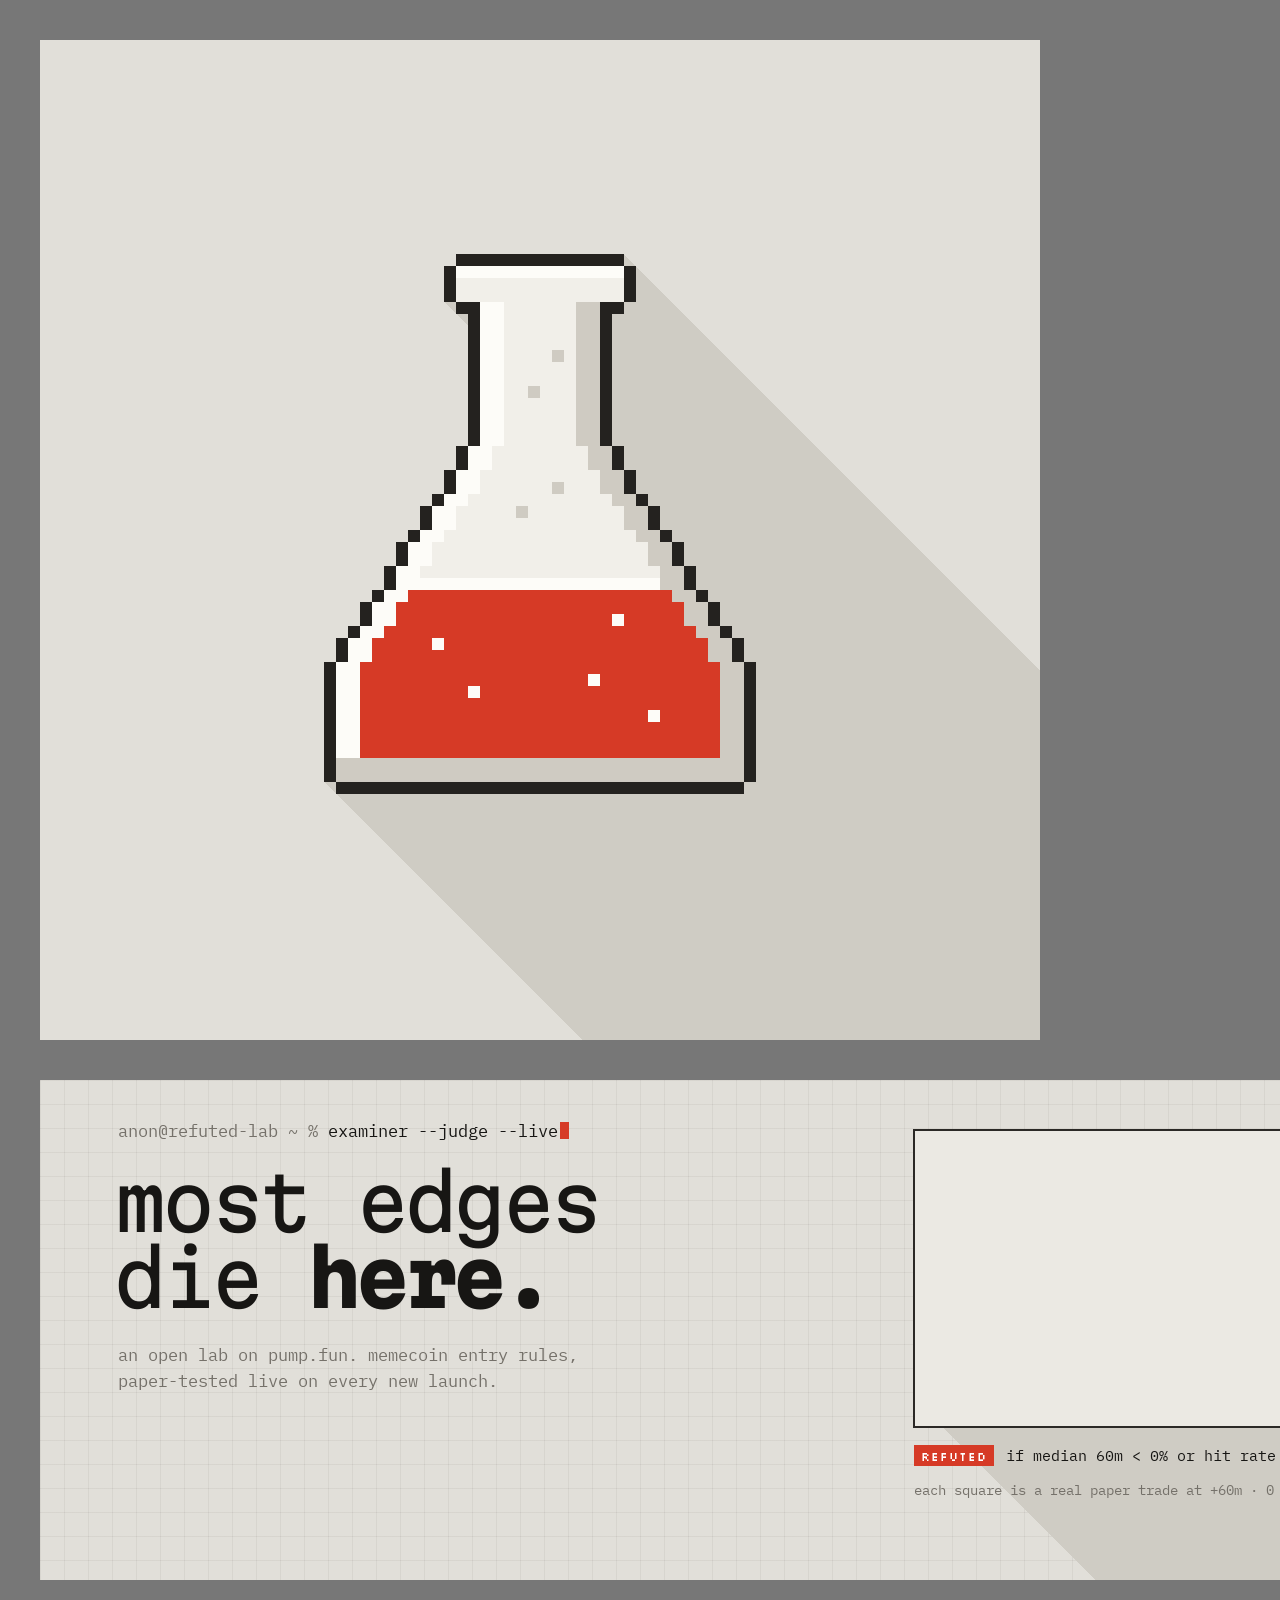
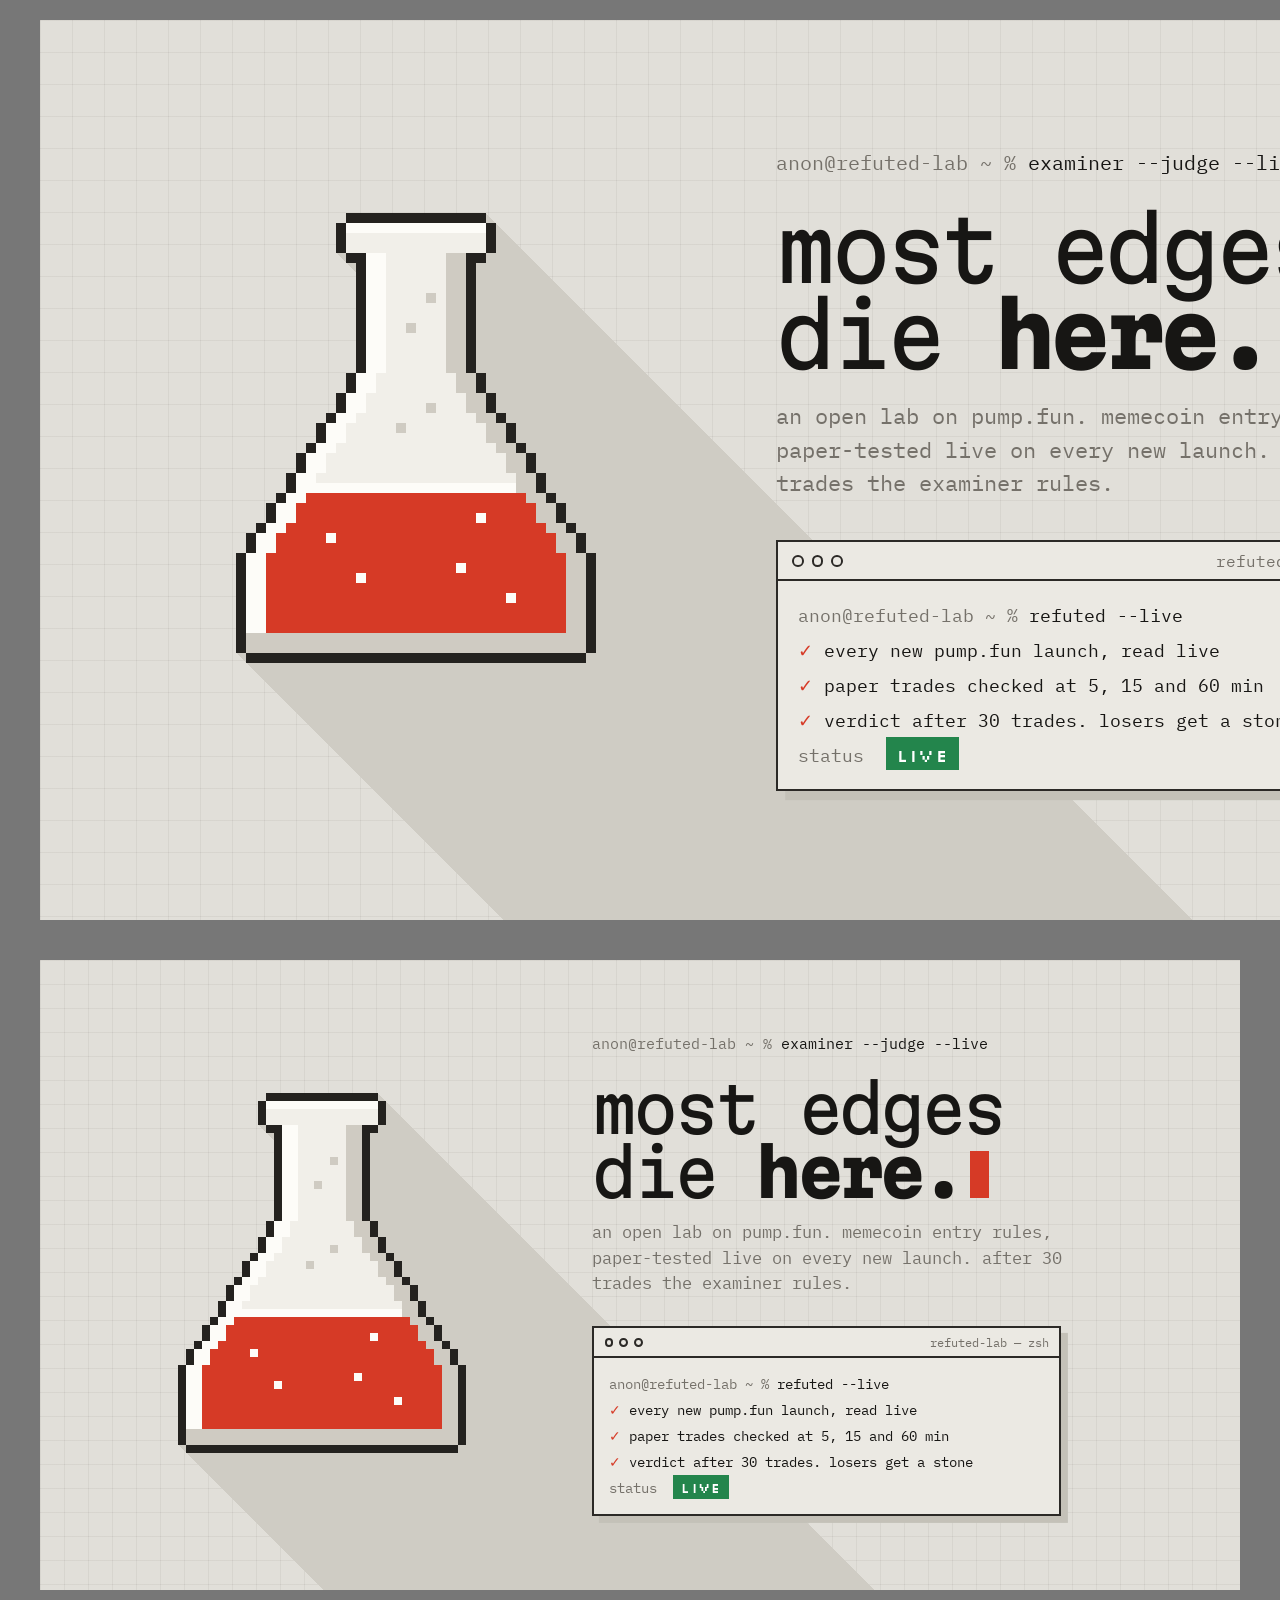
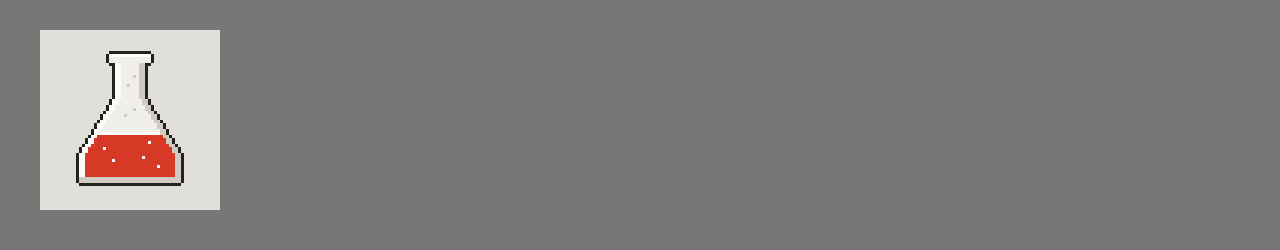
<file: grafik/src/gfx.html>
<!doctype html>
<html><head><meta charset="utf-8">
<style>
@font-face{font-family:"Martian Mono";font-weight:400;src:url(/fonts/martian-400.woff2)}
@font-face{font-family:"Martian Mono";font-weight:800;src:url(/fonts/martian-800.woff2)}
@font-face{font-family:"IBM Plex Mono";font-weight:400;src:url(/fonts/plex-400.woff2)}
@font-face{font-family:"IBM Plex Mono";font-weight:500;src:url(/fonts/plex-500.woff2)}
@font-face{font-family:"IBM Plex Mono";font-weight:600;src:url(/fonts/plex-600.woff2)}
@font-face{font-family:"Silkscreen";src:url(/fonts/silkscreen-400.woff2)}
*{box-sizing:border-box;margin:0;padding:0}
body{background:#777;display:flex;flex-direction:column;gap:40px;padding:40px;align-items:flex-start;font-family:"IBM Plex Mono",monospace}
.f{position:relative;overflow:hidden;background:#e1dfd9;color:#171614;flex:none}
.f.grid{background-image:linear-gradient(rgba(40,36,30,.055) 1px,transparent 1px),linear-gradient(90deg,rgba(40,36,30,.055) 1px,transparent 1px)}
.f>*:not(canvas){position:relative}
.mut{color:#75716a} .red{color:#d63a26} .up{color:#23854c}
.cur{display:inline-block;width:.55em;height:1em;background:#d63a26;vertical-align:-.12em;margin-left:.12em}
.disp{font-family:"Martian Mono";letter-spacing:-.06em}
.disp b{font-weight:800}
.st{font-family:Silkscreen;letter-spacing:.08em;background:#d63a26;color:#fff;padding:.3em .6em .2em}
.live{font-family:Silkscreen;letter-spacing:.08em;background:#23854c;color:#fff;padding:.3em .6em .2em}
.box{border:2px solid #2b2926;background:#ebe9e3;box-shadow:.5em .5em 0 #c4c1b8}
#pfp{width:1000px;height:1000px}
#banner{width:1500px;height:500px;background-size:24px 24px}
#launch{width:1600px;height:900px;font-size:16px;background-size:32px 32px}
#og{width:1200px;height:630px;font-size:12px;background-size:24px 24px}
.launch .txt{position:absolute;left:46%;right:5%;top:0;bottom:0;display:flex;flex-direction:column;justify-content:center}
.launch .p0{font-size:1.25em}
.launch .big{font-size:5.4em;line-height:1;margin-top:.35em} .launch .big .cur{width:.3em;height:.74em;vertical-align:0}
.launch .sub{font-size:1.4em;margin-top:.9em;max-width:30em;line-height:1.5;color:#75716a}
.launch .term{margin-top:2.2em;font-size:1.15em;max-width:34em}
.launch .term .bar{display:flex;align-items:center;gap:.5em;padding:.55em .9em;border-bottom:2px solid #2b2926;font-size:.85em;color:#75716a}
.launch .term .bar i{width:.75em;height:.75em;border:2px solid #2b2926;border-radius:50%;display:inline-block}
.launch .term .bar span{margin-left:auto}
.launch .term .body{padding:.9em 1.1em;line-height:1.9}
</style></head>
<body>
<div id="pfp" class="f"></div>
<div id="banner" class="f grid"></div>
<div id="launch" class="f grid launch"></div>
<div id="og" class="f grid launch"></div>
<div id="fav" class="f" style="width:180px;height:180px"></div>
<script src="termkit.js"></script>
<script>
const C = window.CFG || {}, T = TK.THEMES.stone;
const prompt = `<span class="mut">anon@refuted-lab ~ %</span>`;
function canvasFor(el) { return TK.canvasFor(el); }
function flask(ctx, cell, cx, cy, opts = {}) { const g = TK.OBJECTS.flask({ fill: .55 }); return TK.draw(ctx, g, Object.assign({ theme: T, cell, x: Math.round(cx - g.w * cell / 2), y: Math.round(cy - g.h * cell / 2), shadowLen: 3000 }, opts)); }

// PFP: the flask, long shadow, nothing else
{ const ctx = canvasFor(pfp); const g = TK.OBJECTS.flask(); const cell = Math.floor(600 / g.h); flask(ctx, cell, 500, 490); }

// BANNER: text top-left, a wall of real trades on the right. bottom-left stays empty for the profile picture. no flask.
{ const f = banner, ctx = canvasFor(f), R = (C.wall || []).slice(0, 26 * 13);
  const cols = 26, rows = 13, sz = 17, gap = 4, wx = 1500 - 70 - cols * (sz + gap) + gap, wy = 64;
  // long shadow behind the wall block
  ctx.fillStyle = T.shadow; for (let i = 1; i < 700; i++) ctx.fillRect(wx + i, wy + i, cols * (sz + gap) - gap, rows * (sz + gap) - gap);
  ctx.fillStyle = "#ebe9e3"; ctx.fillRect(wx - 14, wy - 14, cols * (sz + gap) - gap + 28, rows * (sz + gap) - gap + 28);
  ctx.strokeStyle = T.line; ctx.lineWidth = 2; ctx.strokeRect(wx - 14, wy - 14, cols * (sz + gap) - gap + 28, rows * (sz + gap) - gap + 28);
  R.forEach((r, i) => { ctx.fillStyle = r > 0 ? T.up : T.red; ctx.fillRect(wx + (i % cols) * (sz + gap), wy + Math.floor(i / cols) * (sz + gap), sz, sz); });
  const won = R.filter(r => r > 0).length;
  f.insertAdjacentHTML("beforeend", `
    <div style="position:absolute;left:78px;top:40px;font-size:17px">${prompt} examiner --judge --live<span class="cur"></span></div>
    <div class="disp" style="position:absolute;left:74px;top:84px;font-size:76px;line-height:1">most edges<br>die <b>here.</b></div>
    <div style="position:absolute;left:78px;top:262px;font-size:17px;color:#75716a;max-width:560px;line-height:1.55">an open lab on pump.fun. memecoin entry rules,<br>paper-tested live on every new launch.</div>
    <div style="position:absolute;left:${wx - 14}px;top:${wy + rows * (sz + gap) + 28}px;font-size:14.5px;display:flex;gap:12px;align-items:center"><span class="st" style="font-size:12px">refuted</span><span>if median 60m &lt; 0% or hit rate &lt; 40%</span><span class="mut">· after 30 trades</span></div>
    <div style="position:absolute;left:${wx - 14}px;top:${wy + rows * (sz + gap) + 64}px;font-size:13.5px" class="mut">each square is a real paper trade at +60m · ${R.length} shown · <span class="up">${won} won</span> · <span class="red">${R.length - won} lost</span></div>`);
}

// LAUNCH + OG
for (const f of [launch, og]) { const s = f.id === "og" ? .75 : 1, W = 1600 * s, H = 900 * s, ctx = canvasFor(f);
  const g = TK.OBJECTS.flask(); flask(ctx, Math.floor(520 * s / g.h), W * .235, H * .47);
  f.insertAdjacentHTML("beforeend", `<div class="txt"><div class="p0">${prompt} examiner --judge --live</div><div class="big disp">most edges<br>die <b>here.</b><span class="cur"></span></div>
    <div class="sub">an open lab on pump.fun. memecoin entry rules, paper-tested live on every new launch. after 30 trades the examiner rules.</div>
    <div class="term box"><div class="bar"><i></i><i></i><i></i><span>refuted-lab — zsh</span></div>
    <div class="body"><div>${prompt} refuted --live</div>
      <div><span class="red">✓</span> every new pump.fun launch, read live</div>
      <div><span class="red">✓</span> paper trades checked at 5, 15 and 60 min</div>
      <div><span class="red">✓</span> verdict after 30 trades. losers get a stone</div>
      <div><span class="mut">status</span>&nbsp; <span class="live">live</span></div></div></div></div>`);
}
// FAVICON
{ const ctx = canvasFor(fav), g = TK.OBJECTS.flask(), cell = Math.floor(160 / g.h); TK.draw(ctx, g, { theme: T, cell, x: Math.round((180 - g.w * cell) / 2), y: Math.round((180 - g.h * cell) / 2), shadow: false }); }
document.fonts.ready.then(() => document.body.dataset.ready = 1);
</script></body></html>
</file>
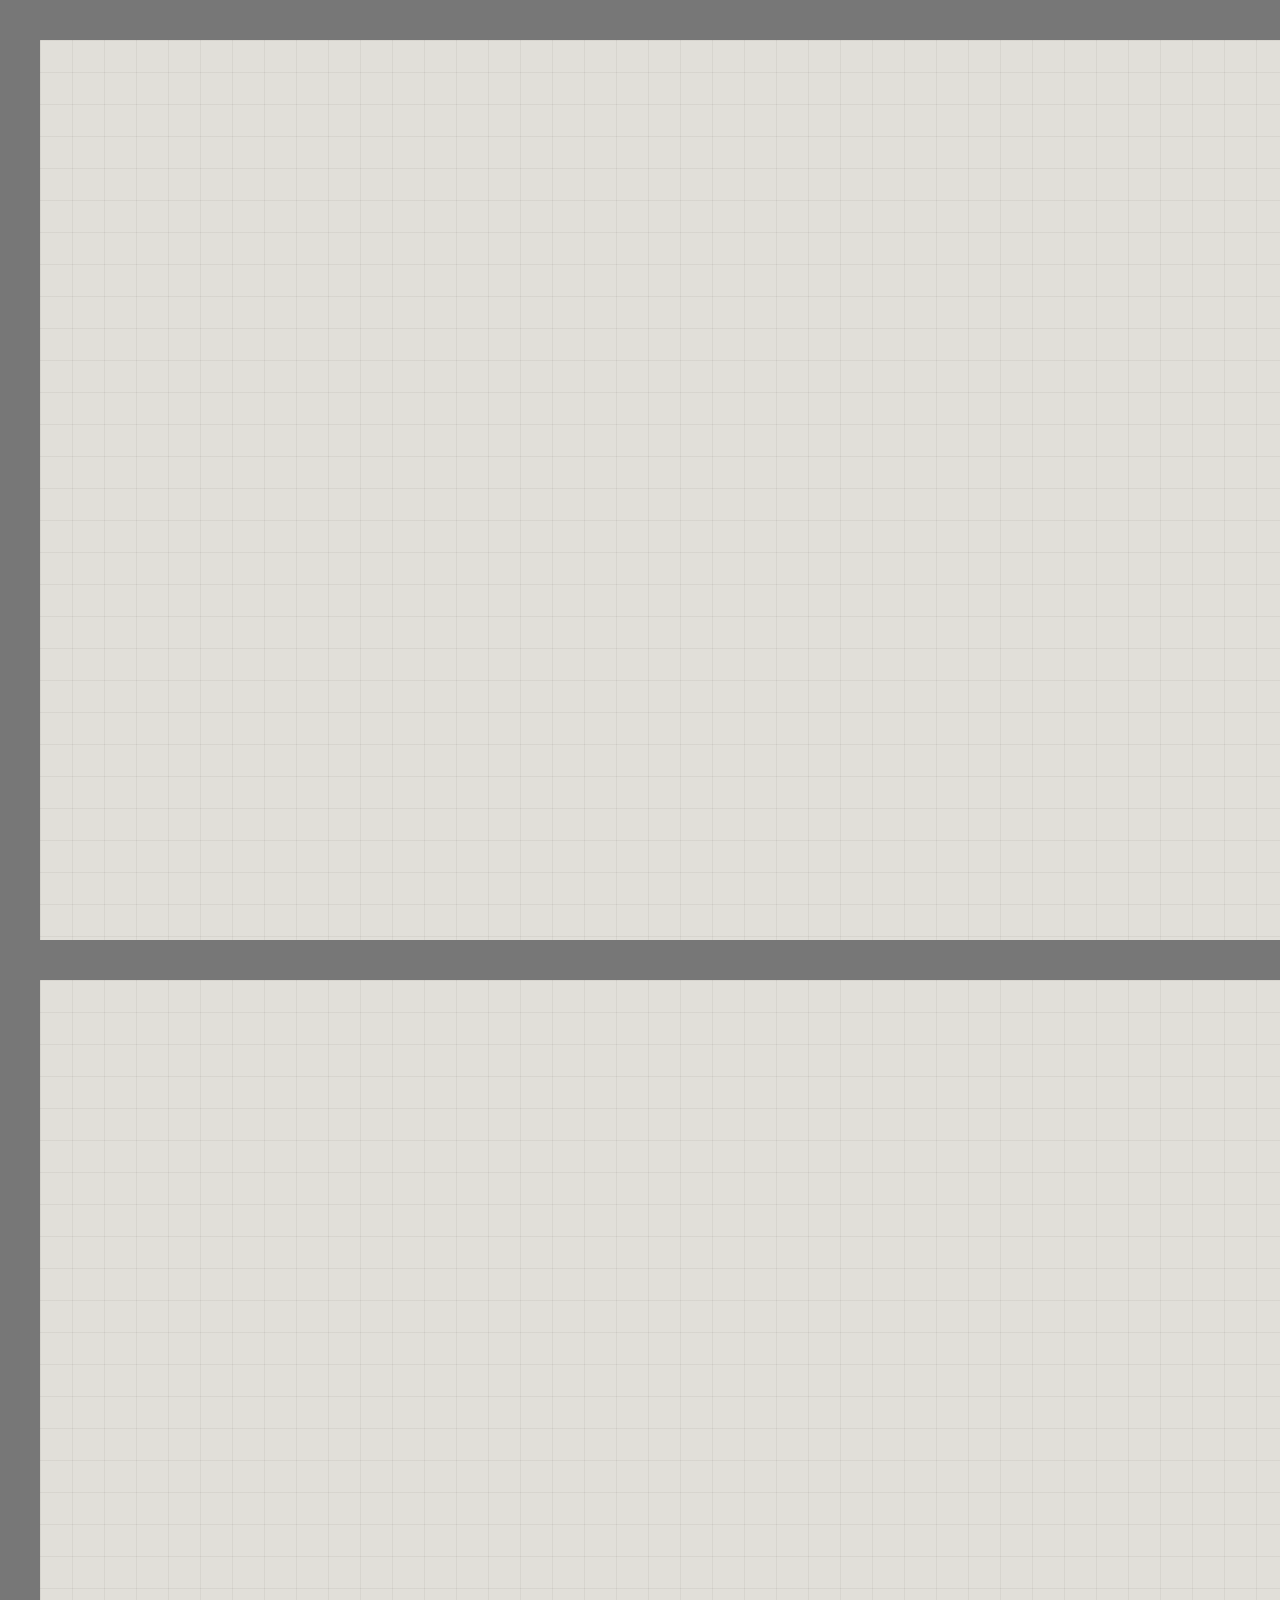
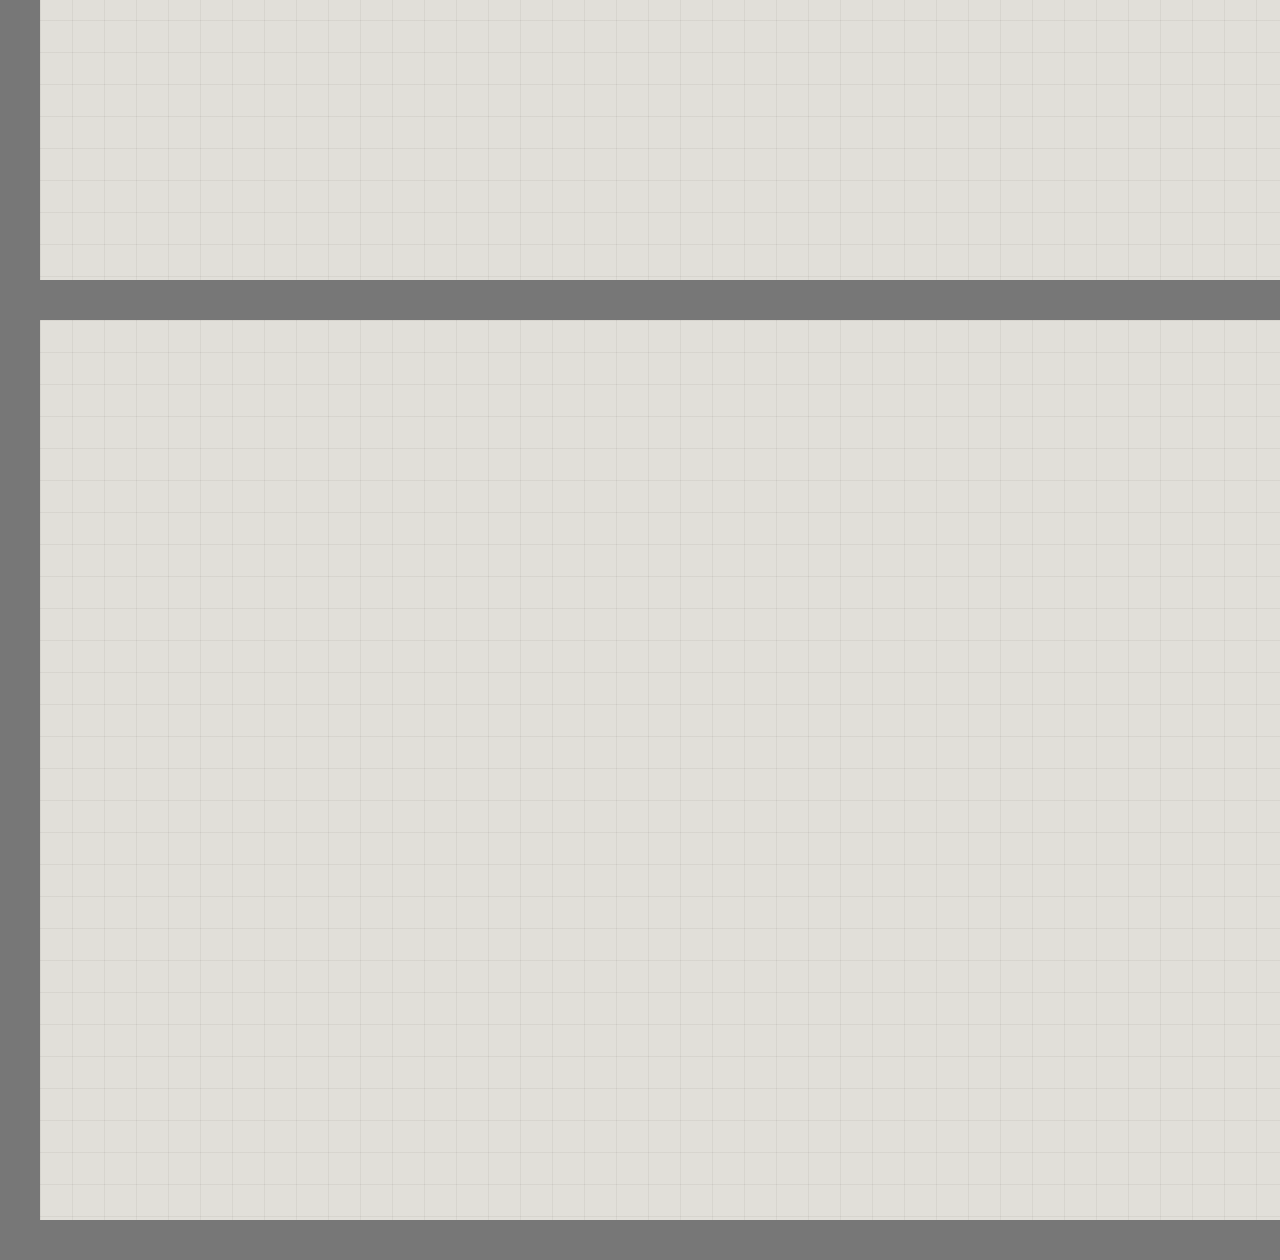
<file: grafik/src/posts.html>
<!doctype html>
<html><head><meta charset="utf-8">
<style>
@font-face{font-family:"Martian Mono";font-weight:400;src:url(/fonts/martian-400.woff2)}
@font-face{font-family:"Martian Mono";font-weight:800;src:url(/fonts/martian-800.woff2)}
@font-face{font-family:"IBM Plex Mono";font-weight:400;src:url(/fonts/plex-400.woff2)}
@font-face{font-family:"IBM Plex Mono";font-weight:500;src:url(/fonts/plex-500.woff2)}
@font-face{font-family:"IBM Plex Mono";font-weight:600;src:url(/fonts/plex-600.woff2)}
@font-face{font-family:"Silkscreen";src:url(/fonts/silkscreen-400.woff2)}
*{box-sizing:border-box;margin:0;padding:0}
body{background:#777;display:flex;flex-direction:column;gap:40px;padding:40px;align-items:flex-start;font-family:"IBM Plex Mono",monospace;color:#171614}
.f{position:relative;overflow:hidden;width:1600px;height:900px;flex:none;background:#e1dfd9;
  background-image:linear-gradient(rgba(40,36,30,.055) 1px,transparent 1px),linear-gradient(90deg,rgba(40,36,30,.055) 1px,transparent 1px);background-size:32px 32px;padding:0 80px}
.f>canvas.bg{position:absolute;inset:0;z-index:0}
.f>*:not(canvas){position:relative;z-index:1} .f>.foot,.f>.stamp{position:absolute}
.mut{color:#75716a} .red{color:#d63a26} .up{color:#23854c} .faint{color:#a7a39a}
.disp{font-family:"Martian Mono";letter-spacing:-.06em} .disp b{font-weight:800}
.hd{display:flex;align-items:center;justify-content:space-between;height:104px;border-bottom:1px solid #c8c5bd}
.brand{display:flex;align-items:center;gap:12px;font:800 27px "Martian Mono";letter-spacing:-.05em}
.lamp{display:flex;align-items:center;gap:10px;font-size:17px;color:#75716a} .lamp i{width:10px;height:10px;background:#23854c;display:block}
.prompt{font-size:20px;color:#75716a;margin-top:44px} .prompt span{color:#171614}
.tag{display:inline-block;white-space:nowrap;font:400 15px Silkscreen;letter-spacing:.1em;padding:.4em .7em .3em;color:#fff;background:#d63a26;vertical-align:middle}
.tag.t{background:#ebe9e3;color:#171614;border:1.5px solid #2b2926}
.box{border:2px solid #2b2926;background:#ebe9e3;box-shadow:8px 8px 0 #c4c1b8}
.k{font-size:13px;letter-spacing:.14em;text-transform:uppercase;color:#75716a}
.foot{position:absolute;left:80px;right:80px;bottom:40px;display:flex;justify-content:space-between;align-items:baseline;border-top:1px solid #c8c5bd;padding-top:18px;font-size:17px;color:#75716a}
.foot .disp{font-size:22px;color:#171614}
.sq{display:grid;gap:5px} .sq i{display:block;aspect-ratio:1;background:#d63a26} .sq i.w{background:#23854c} .sq i.o{background:repeating-linear-gradient(45deg,#75716a 0 1.5px,transparent 1.5px 5px);outline:1.5px solid #a7a39a;outline-offset:-1.5px}
.stats{display:grid;grid-template-columns:repeat(4,1fr);border-top:2px solid #2b2926;border-bottom:1px solid #c8c5bd;margin-top:44px}
.stats>div{padding:22px 20px 24px 0} .stats>div+div{padding-left:24px;border-left:1px solid #c8c5bd}
.stats .v{font:400 58px/1 "Martian Mono";letter-spacing:-.07em;margin-top:14px}
.stamp{position:absolute;font:400 40px Silkscreen;letter-spacing:.12em;color:#d63a26;border:5px solid #d63a26;padding:.35em .6em .25em;transform:rotate(-6deg)}
.row{display:grid;grid-template-columns:62px minmax(0,1fr) 270px 196px;gap:18px;align-items:center;padding:17px 0;border-bottom:1px solid #c8c5bd}
</style></head>
<body>
<div id="p1" class="f"></div>
<div id="p2" class="f"></div>
<div id="p3" class="f"></div>
<script src="termkit.js"></script>
<script>
const L = window.CFG, T = TK.THEMES.stone, t = L.totals, S = L.strategies;
const fmt = n => Number(n).toLocaleString("en-US"), pct = v => (v > 0 ? "+" : v < 0 ? "−" : "") + Math.abs(v).toFixed(1) + "%";
const esc = s => String(s).replace(/[&<>"]/g, c => ({ "&": "&amp;", "<": "&lt;", ">": "&gt;", '"': "&quot;" }[c]));
const prompt = c => `<div class="prompt">anon@refuted-lab ~ % <span>${c}</span></div>`;
function header(el) {
  el.insertAdjacentHTML("beforeend", `<div class="hd"><div class="brand"><canvas class="lg"></canvas>refuted</div><div class="lamp"><i></i>lab live · ${fmt(t.trades)} paper trades</div></div>`);
  const c = el.querySelector(".lg"), g = TK.OBJECTS.flask({ fill: .55 }), k = 2; c.width = g.w * k; c.height = g.h * k; c.style.height = "44px";
  TK.draw(c.getContext("2d"), g, { theme: T, cell: k, x: 0, y: 0, shadow: false });
}
const foot = (l) => `<div class="foot"><span>${l}</span><span class="disp">most edges die <b>here.</b></span></div>`;
const judged = t.refuted + t.surviving, all = S.length;

// POST 1: the lab so far
{ const el = p1; header(el);
  const sq = S.slice().sort((a, b) => a.id.localeCompare(b.id, "en", { numeric: true })).map(s => `<i class="${s.status === "refuted" ? "" : s.status === "surviving" ? "w" : "o"}"></i>`).join("");
  el.insertAdjacentHTML("beforeend", `${prompt("examiner --stats")}
    <div class="disp" style="font-size:66px;line-height:1.05;margin-top:22px">${all} rules tested.<br>${t.refuted} dead. <b>${t.surviving} survived.</b></div>
    <div class="stats">
      <div><div class="k">pump.fun launches read</div><div class="v">${fmt(t.launches)}</div></div>
      <div><div class="k">paper trades</div><div class="v">${fmt(t.trades)}</div></div>
      <div><div class="k">median at +60m</div><div class="v red">${pct(L.pulse.m60.med)}</div></div>
      <div><div class="k">below entry at +60m</div><div class="v red">${L.pulse.m60.down.toFixed(1)}%</div></div>
    </div>
    <div style="margin-top:34px;display:flex;justify-content:space-between;align-items:baseline"><span class="k">one square per rule</span><span style="font-size:15px" class="mut"><span class="red">■</span> refuted &nbsp; <span class="faint">▨</span> still on trial &nbsp; <span class="up">■</span> survived</span></div>
    <div class="sq" style="grid-template-columns:repeat(29,1fr);gap:6px;margin-top:14px">${sq}</div>
    ${foot(`every trade on paper · 2% off each for fees and slippage`)}`);
}

// POST 2: the autopsy of Graduation Chase
{ const el = p2; header(el); const s = S.find(x => x.id === "S-03"), w = (L.v30 || []).map(r => [r]), won = w.filter(x => x[0] > 0).length;
  el.insertAdjacentHTML("beforeend", `${prompt("examiner show " + s.id)}
    <div class="disp" style="font-size:96px;line-height:1;margin-top:18px">${esc(s.name.toLowerCase())}</div>
    <div style="font-size:24px;font-style:italic;margin-top:16px" class="mut">“${esc(s.myth)}”</div>
    <div class="box" style="display:inline-block;margin-top:22px;padding:12px 18px;font-size:19px"><span class="mut">rule ·</span> ${esc(s.rule)}</div>
    <div class="stamp" style="right:96px;top:170px">REFUTED</div>
    <div style="display:grid;grid-template-columns:380px 1fr;gap:56px;margin-top:44px;align-items:start">
      <div style="border-top:2px solid #2b2926">
        <div style="padding:16px 0;border-bottom:1px solid #c8c5bd"><div class="k">median at +60m</div><div class="disp red" style="font-size:72px;line-height:1;margin-top:10px">${pct(s.med60)}</div></div>
        <div style="padding:14px 0;border-bottom:1px solid #c8c5bd;display:flex;justify-content:space-between;font-size:19px"><span class="mut">winners</span><b>${won} of ${w.length}</b></div>
        <div style="padding:14px 0;border-bottom:1px solid #c8c5bd;display:flex;justify-content:space-between;font-size:19px"><span class="mut">cause</span><b class="red">${esc(s.causeShort.toLowerCase())}</b></div>
      </div>
      <div>
        <div class="k">the 30 paper trades that judged it, at +60m</div>
        <div class="sq" style="grid-template-columns:repeat(15,1fr);gap:8px;margin-top:14px">${w.map(x => `<i class="${x[0] > 0 ? "w" : ""}"></i>`).join("")}</div>
        <div style="margin-top:22px;font-size:20px;line-height:1.5">best trade <b class="up">${pct(s.best)}</b>. the median still died at <b class="red">${pct(s.med60)}</b>.</div>
      </div>
    </div>
    ${foot("one rule, 30 paper trades, one verdict")}`);
}

// POST 3: nothing has survived
{ const el = p3; header(el);
  const next = S.filter(s => s.status === "testing").sort((a, b) => b.done - a.done).slice(0, 4);
  const cells = s => { const d = Math.min(30, s.done), o = Math.min(30 - d, s.open || 0); return `<div class="sq" style="grid-template-columns:repeat(15,1fr);gap:3px">${Array.from({ length: 30 }, (_, i) => `<i class="${i < d ? "" : i < d + o ? "o" : "o"}" style="${i < d ? "background:#171614" : ""}"></i>`).join("")}</div>`; };
  const track = s => (s.med60 ?? -1) >= 0 && (s.hit ?? 0) >= 40 ? `<span class="tag" style="background:#23854c">on track</span>` : `<span class="tag">on track to die</span>`;
  el.insertAdjacentHTML("beforeend", `${prompt("examiner --survivors")}
    <div style="display:grid;grid-template-columns:520px 1fr;gap:64px;margin-top:26px;align-items:start">
      <div>
        <div class="disp" style="font-size:300px;line-height:.85;font-weight:800;letter-spacing:-.09em">0<span style="font-weight:400;font-size:110px;color:#a7a39a;letter-spacing:-.06em">/${judged}</span></div>
        <div class="disp" style="font-size:38px;line-height:1.2;margin-top:30px">nothing has survived<br>the <b>examiner.</b></div>
        <div class="box" style="margin-top:28px;padding:14px 18px;font-size:17px;line-height:1.55">to survive: median <b>≥ 0%</b> at +60m<br>and <b>40%+</b> winners after 30 trades</div>
      </div>
      <div>
        <div class="k" style="padding-bottom:12px;border-bottom:2px solid #2b2926">closest to a verdict</div>
        ${next.map(s => `<div class="row"><b style="font-size:17px">${s.id}</b><div style="min-width:0"><div style="font-weight:600;font-size:20px;white-space:nowrap;overflow:hidden;text-overflow:ellipsis">${esc(s.name.toLowerCase())}</div><div class="mut" style="font-size:15px;margin-top:4px">${s.done}/30 trades · median <span class="red">${pct(s.med60 ?? 0)}</span></div></div>${cells(s)}<div style="text-align:right">${track(s)}</div></div>`).join("")}
      </div>
    </div>
    ${foot(`${t.refuted} refuted so far · new rules keep going on trial`)}`);
}
document.fonts.ready.then(() => document.body.dataset.ready = 1);
</script></body></html>
</file>
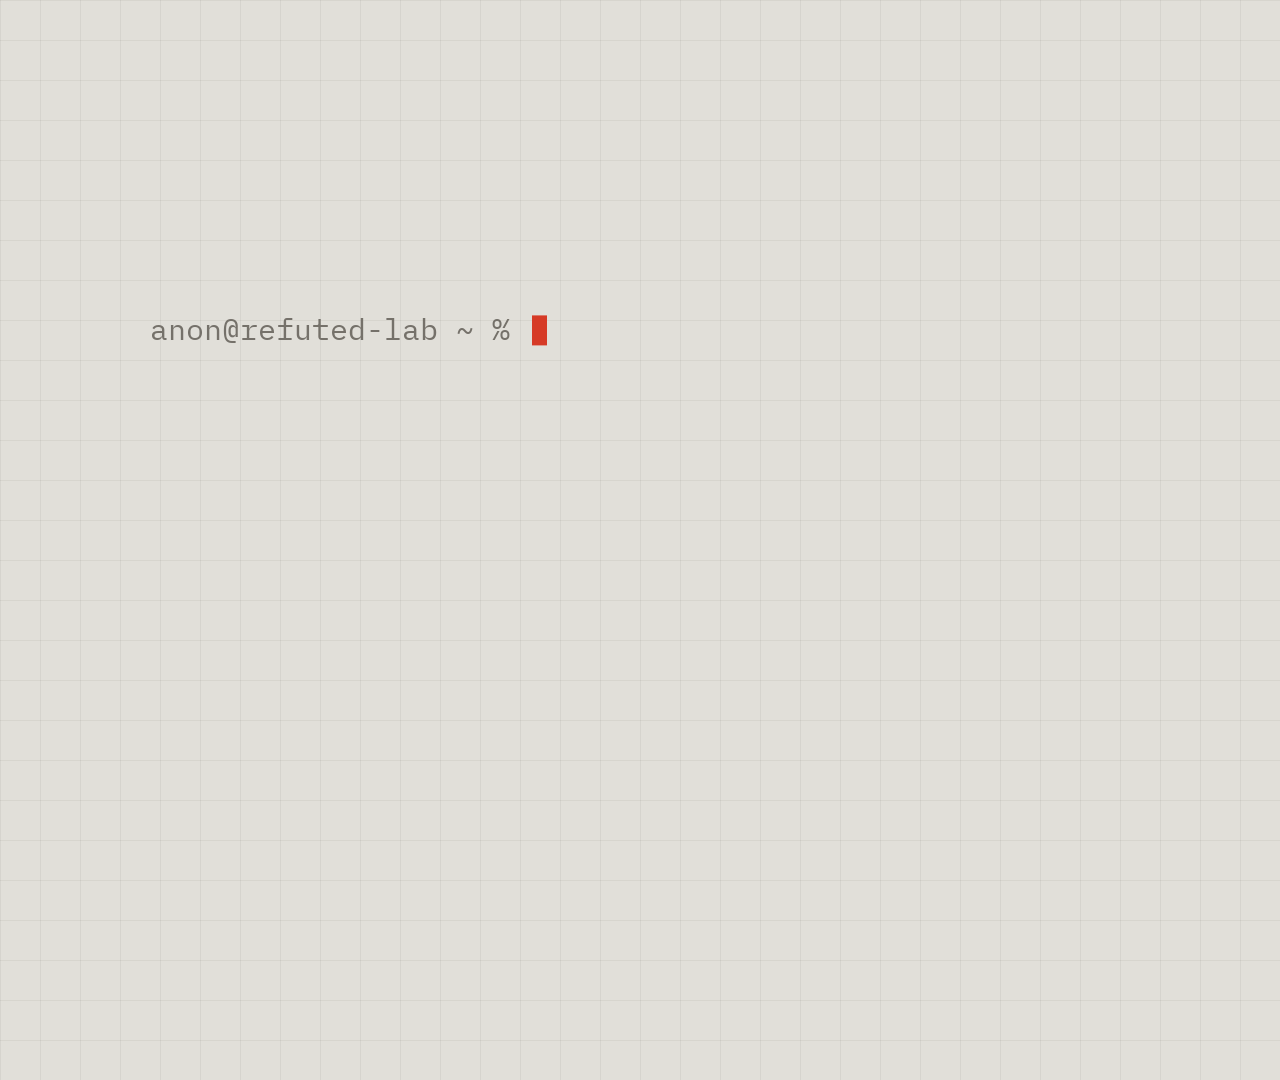
<file: grafik/video/video.html>
<!doctype html>
<html><head><meta charset="utf-8"><style>html,body{margin:0;background:#000}canvas{display:block}</style></head>
<body><canvas id="c" width="1920" height="1080"></canvas>
<script src="termkit.js"></script>
<script>
// REFUTED launch video. frame(t) draws the moment t (seconds) deterministically.
const C = window.CFG, T = TK.THEMES.stone, W = 1920, H = 1080;
const cv = document.getElementById("c"), x = cv.getContext("2d");
const COL = { bg: "#e1dfd9", paper: "#ebe9e3", ink: "#171614", mut: "#75716a", faint: "#a7a39a", hair: "#c8c5bd", line: "#2b2926", red: "#d63a26", up: "#23854c", shadow: "#cfccc4" };
const DISP = "Martian Mono", MONO = "IBM Plex Mono", PIX = "Silkscreen";
const clamp = (v, a = 0, b = 1) => Math.max(a, Math.min(b, v)), p01 = (t, a, b) => clamp((t - a) / (b - a));
const eo = k => 1 - Math.pow(1 - k, 3), eio = k => k < .5 ? 4 * k * k * k : 1 - Math.pow(-2 * k + 2, 3) / 2;
const back = k => { const c1 = 1.70158, c3 = c1 + 1; return 1 + c3 * Math.pow(k - 1, 3) + c1 * Math.pow(k - 1, 2); };
const fmt = n => Number(n).toLocaleString("en-US"), pct = v => (v > 0 ? "+" : v < 0 ? "−" : "") + Math.abs(v).toFixed(1) + "%";
function font(w, s, f) { x.font = `${w} ${s}px "${f}"`; }
function txt(s, X, Y, w, sz, f, col, al = "left", ls = 0) { font(w, sz, f); x.fillStyle = col; x.textAlign = al; x.letterSpacing = ls + "px"; x.fillText(s, X, Y); const m = x.measureText(s).width; x.letterSpacing = "0px"; return m; }
function tw(s, w, sz, f, ls = 0) { font(w, sz, f); x.letterSpacing = ls + "px"; const m = x.measureText(s).width; x.letterSpacing = "0px"; return m; }
function typed(s, t, t0, cps) { return s.slice(0, Math.max(0, Math.floor((t - t0) * cps))); }
function cursor(X, Y, h, t, on = true) { if (on && Math.floor(t * 2.2) % 2 === 0) { x.fillStyle = COL.red; x.fillRect(X, Y - h * .82, h * .5, h); } }
function bg() { x.fillStyle = COL.bg; x.fillRect(0, 0, W, H); x.fillStyle = "rgba(40,36,30,.055)"; for (let i = 0; i < W; i += 40) x.fillRect(i, 0, 1, H); for (let j = 0; j < H; j += 40) x.fillRect(0, j, W, 1); }
function tag(s, X, Y, fill, colTxt, sz = 17, border) { font(400, sz, PIX); x.letterSpacing = "2px"; const w = x.measureText(s).width + sz * 1.2, h = sz * 1.9;
  x.fillStyle = fill; x.fillRect(X, Y - h / 2, w, h); if (border) { x.strokeStyle = border; x.lineWidth = 1.5; x.strokeRect(X + .75, Y - h / 2 + .75, w - 1.5, h - 1.5); }
  x.fillStyle = colTxt; x.textAlign = "left"; x.fillText(s, X + sz * .6, Y + sz * .38); x.letterSpacing = "0px"; return w; }
const PROMPT = "anon@refuted-lab ~ %";
const LOGO = TK.OBJECTS.flask({ fill: .55 }), HERO = TK.OBJECTS.flask({ fill: .55, bubbles: false });
const RED = []; for (let yy = 0; yy < HERO.h; yy++) for (let xx = 0; xx < HERO.w; xx++) if (HERO.get(xx, yy) === "red") RED.push([xx, yy]);

function header(t, a) { if (a <= 0) return; x.save(); x.globalAlpha = a;
  TK.draw(x, LOGO, { theme: T, cell: 1, x: 150, y: 70, shadow: false });
  txt("refuted", 202, 108, 800, 30, DISP, COL.ink, "left", -1.5);
  const s = `lab live · ${fmt(C.totals.trades)} paper trades`, w = tw(s, 400, 22, MONO);
  txt(s, W - 150, 104, 400, 22, MONO, COL.mut, "right"); if (Math.floor(t * 1.6) % 2 === 0) { x.fillStyle = COL.up; x.fillRect(W - 150 - w - 22, 92, 11, 11); }
  x.fillStyle = COL.hair; x.fillRect(150, 150, W - 300, 1); x.restore(); }

// ---------- S1: the hook ----------
function s1(t) {
  const out = eio(p01(t, 2.45, 2.8)), a = 1 - out, dy = -50 * out;
  x.save(); x.globalAlpha = a; x.translate(0, dy);
  const pw = txt(PROMPT, 150, 340, 400, 30, MONO, COL.mut);
  const tp = typed("examiner --judge --live", t, .05, 45); txt(tp, 150 + pw + 18, 340, 400, 30, MONO, COL.ink);
  const words = [["every", 0, .4], [" trench", 0, .53], [" rule", 0, .66], ["you", 1, .92], [" swear by.", 1, 1.1]];
  let cx = [146, 146], endX = 146;
  for (const [w, ln, t0] of words) { const k = eo(p01(t, t0, t0 + .22)); const bold = w.includes("swear");
    const Y = 520 + ln * 140, wd = tw(w, bold ? 800 : 400, 128, DISP, -7);
    if (k > 0) { x.save(); x.globalAlpha = a * k; txt(w, cx[ln], Y + 26 * (1 - k), bold ? 800 : 400, 128, DISP, COL.ink, "left", -7); x.restore(); }
    cx[ln] += wd; if (ln === 1) endX = cx[1]; }
  cursor(endX + 14, 660, 104, t, t > 1.3);
  if (tp.length < 23) cursor(150 + pw + 18 + tw(tp, 400, 30, MONO) + 4, 340, 30, t, true);
  x.restore();
}

// ---------- S2 + S3: the board, then the verdicts ----------
const ROW0 = 400, RH = 112, CX = 980, CS = 22, CG = 4, MX = 1532;
function board(t) {
  // title
  const titleA = "on trial on every new launch.", titleB = "30 trades. then the verdict.";
  const pw = txt(PROMPT, 150, 238, 400, 25, MONO, COL.mut); txt(typed("examiner board", t, 2.85, 40), 150 + pw + 14, 238, 400, 25, MONO, COL.ink);
  let title; if (t < 6.85) title = typed(titleA, t, 3.0, 70); else if (t < 7.05) title = titleA.slice(0, Math.max(0, Math.round(titleA.length * (1 - p01(t, 6.85, 7.0))))); else title = typed(titleB, t, 7.05, 70);
  const tW = txt(title, 146, 318, 400, 62, DISP, COL.ink, "left", -3.5); cursor(146 + tW + 10, 318, 56, t, true);
  // header row
  const exit = i => eio(p01(t, 9.7 + i * .06, 10.25 + i * .06));
  x.fillStyle = COL.line; x.fillRect(150, ROW0 - 22, W - 300, 2);
  txt("RULE", 250, ROW0 - 36, 400, 14, MONO, COL.faint, "left", 2); txt("30 PAPER TRADES · +60M", CX, ROW0 - 36, 400, 14, MONO, COL.faint, "left", 2);
  txt("MEDIAN", MX, ROW0 - 36, 400, 14, MONO, COL.faint, "right", 2); txt("STATUS", W - 150, ROW0 - 36, 400, 14, MONO, COL.faint, "right", 2);
  C.rows.forEach((s, i) => {
    const inK = eo(p01(t, 2.95 + i * .12, 3.35 + i * .12)), ek = exit(i);
    const ts = 7.45 + i * .42, hit = t >= ts, sk = p01(t, ts, ts + .14), shake = hit && t < ts + .16 ? Math.sin((t - ts) * 120) * 5 * (1 - p01(t, ts, ts + .16)) : 0;
    const top = ROW0 + i * RH, ox = 70 * (1 - inK) - 260 * ek + shake;
    x.save(); x.globalAlpha = inK * (1 - ek); x.translate(ox, 0);
    const dim = hit ? .45 + .55 * (1 - p01(t, ts + .1, ts + .4)) : 1;
    x.save(); x.globalAlpha *= dim;
    txt(s.id, 150, top + 50, 600, 22, MONO, COL.mut);
    txt(s.name.toLowerCase(), 250, top + 48, 600, 36, MONO, COL.ink);
    let rule = s.rule; while (tw(rule, 400, 20, MONO) > 700 && rule.length > 10) rule = rule.slice(0, -2).trim() + "…";
    txt(rule, 250, top + 84, 400, 20, MONO, COL.mut);
    // cells fill with the strategy's real 30 trades
    const fp = p01(t, 3.45 + i * .08, 6.55 + i * .08), n = Math.floor(30 * fp), filled = [];
    for (let k = 0; k < 30; k++) { const cxk = CX + (k % 15) * (CS + CG), cyk = top + 22 + Math.floor(k / 15) * (CS + CG), r = s.wall[k];
      if (k < n) { filled.push(r); const pop = k === n - 1 ? 3 : 0; x.fillStyle = r > 0 ? COL.up : COL.red; x.fillRect(cxk - pop / 2, cyk - pop / 2, CS + pop, CS + pop); }
      else { x.fillStyle = "rgba(200,197,189,.75)"; x.fillRect(cxk, cyk, CS, CS); } }
    if (filled.length) { const so = filled.slice().sort((a, b) => a - b), med = so[Math.floor(so.length / 2)];
      txt(pct(med), MX, top + 60, 400, 30, DISP, med >= 0 ? COL.up : COL.red, "right", -2); }
    else txt("–", MX, top + 60, 400, 34, DISP, COL.faint, "right");
    if (!hit || sk < .5) tag("testing", W - 150 - 128, top + 50, COL.paper, COL.ink, 16, COL.line);
    x.restore();
    x.fillStyle = COL.hair; x.fillRect(150, top + RH - 1, W - 300, 1);
    // the stamp
    if (hit) { const k = back(clamp(sk)), sc = 2.3 - 1.3 * k;
      x.save(); x.translate(W - 150 - 104, top + 52); x.rotate(-6 * Math.PI / 180); x.scale(sc, sc); x.globalAlpha *= clamp(sk * 3);
      font(400, 22, PIX); x.letterSpacing = "3px"; const sw = x.measureText("REFUTED").width + 30, sh = 48;
      x.strokeStyle = COL.red; x.lineWidth = 4; x.strokeRect(-sw / 2, -sh / 2, sw, sh); x.fillStyle = COL.red; x.textAlign = "center"; x.fillText("REFUTED", 2, 8); x.letterSpacing = "0px"; x.restore(); }
    x.restore();
  });
}

// ---------- S4: the number ----------
function stat(t) {
  const out = p01(t, 13.25, 13.6), a = 1 - out; x.save(); x.globalAlpha = a;
  const k = eo(p01(t, 10.5, 11.6)), v = C.pulse.m60.down * k;
  const l1 = eo(p01(t, 10.45, 10.75)); x.save(); x.globalAlpha *= l1; txt("one hour after entry,", 150, 330, 400, 34, MONO, COL.mut); x.restore();
  txt(v.toFixed(1) + "%", 138, 580, 800, 236, DISP, COL.red, "left", -16);
  const l2 = eo(p01(t, 11.3, 11.6)); x.save(); x.globalAlpha *= l2; txt("of paper trades were", 150, 668, 500, 40, MONO, COL.ink); txt("below the price they bought at.", 150, 720, 500, 40, MONO, COL.ink); x.restore();
  const s3 = `${fmt(C.totals.done)} finished trades · ${C.totals.refuted} rules refuted · ${C.totals.surviving} survived`;
  const tp = typed(s3, t, 11.9, 70); txt(tp, 150, 812, 400, 25, MONO, COL.mut);
  // the wall: real trades at +60m
  const cols = 17, rows = 15, sz = 30, g = 6, wx = W - 150 - cols * (sz + g) + g, wy = 262, bw = cols * (sz + g) - g, bh = rows * (sz + g) - g;
  const bk = eo(p01(t, 10.45, 10.8));
  x.save(); x.globalAlpha *= bk; x.fillStyle = COL.shadow; const sl = 900 * eo(p01(t, 10.5, 11.4)); for (let i = 1; i < sl; i += 2) x.fillRect(wx - 18 + i, wy - 18 + i, bw + 36, bh + 36);
  x.fillStyle = COL.paper; x.fillRect(wx - 18, wy - 18, bw + 36, bh + 36); x.strokeStyle = COL.line; x.lineWidth = 3; x.strokeRect(wx - 18, wy - 18, bw + 36, bh + 36); x.restore();
  C.wall.slice(0, cols * rows).forEach((r, i) => { const c = i % cols, rr = Math.floor(i / cols), d = (c + rr) / (cols + rows), sk = p01(t, 10.7 + d * 1.3, 10.85 + d * 1.3);
    if (sk <= 0) return; const s = sz * (.4 + .6 * eo(sk)); x.fillStyle = r > 0 ? COL.up : COL.red; x.fillRect(wx + c * (sz + g) + (sz - s) / 2, wy + rr * (sz + g) + (sz - s) / 2, s, s); });
  const lk = p01(t, 12.4, 12.7); x.save(); x.globalAlpha *= lk; txt("each square is a real paper trade at +60m", wx - 18, wy + bh + 62, 400, 21, MONO, COL.mut); x.restore();
  x.restore();
}

// ---------- S5: end card ----------
function endcard(t) {
  const fk = eo(p01(t, 13.6, 13.95)), cell = 14, fx = 520 - HERO.w * cell / 2, fy = 548 - HERO.h * cell / 2 + 40 * (1 - fk);
  const sl = 2600 * eo(p01(t, 13.75, 14.6));
  x.save(); x.globalAlpha = fk; TK.draw(x, HERO, { theme: T, cell, x: fx, y: fy, shadowLen: Math.max(1, Math.round(sl)) });
  // bubbles: deterministic, rising through the red
  const bottom = RED.filter(([, yy]) => yy >= 39);
  for (let j = 0; j < 7; j++) { const per = 1.5 + (j % 3) * .25, ph = ((t - 13.9 + j * .37) / per); if (ph < 0) continue;
    const cyc = Math.floor(ph), u = ph - cyc, seed = (j * 97 + cyc * 31) % bottom.length, [bx, by] = bottom[seed];
    const yy = Math.round(by - u * 14), xx = bx + Math.round(Math.sin((cyc + j) * 1.7 + u * 3) * 1.2);
    if (HERO.get(xx, yy) === "red") { x.fillStyle = T.hi; x.fillRect(Math.round(fx + xx * cell), Math.round(fy + yy * cell), cell, cell); } }
  x.restore();
  const X0 = 960;
  const pa = eo(p01(t, 13.8, 14.0)); x.save(); x.globalAlpha = pa; const pw = txt(PROMPT, X0, 352, 400, 27, MONO, COL.mut); txt(typed("refuted --live", t, 13.85, 40), X0 + pw + 14, 352, 400, 27, MONO, COL.ink); x.restore();
  const words = [["most", 0, 13.95], [" edges", 0, 14.1], ["die", 1, 14.3], [" here.", 1, 14.45]]; let cx = [X0 - 4, X0 - 4];
  for (const [w, ln, t0] of words) { const k = eo(p01(t, t0, t0 + .22)), bold = w.includes("here"), Y = 500 + ln * 128;
    const wd = tw(w, bold ? 800 : 400, 120, DISP, -7);
    if (k > 0) { x.save(); x.globalAlpha = k; txt(w, cx[ln], Y + 24 * (1 - k), bold ? 800 : 400, 120, DISP, COL.ink, "left", -7); x.restore(); } cx[ln] += wd; }
  cursor(cx[1] + 12, 628, 96, t, t > 14.6);
  const ta = eo(p01(t, 14.8, 15.1)); x.save(); x.globalAlpha = ta; x.translate(0, 16 * (1 - ta));
  const tk = txt("$REFUTED", X0, 736, 800, 54, DISP, COL.ink, "left", -3); tag("live", X0 + tk + 24, 718, COL.up, "#fff", 20); x.restore();
  const la = eo(p01(t, 15.2, 15.5)); x.save(); x.globalAlpha = la; txt("an open lab on pump.fun. every rule gets 30 trades.", X0, 806, 400, 27, MONO, COL.mut); x.restore();
}

function frame(t) {
  bg();
  header(t, t < 13.25 ? eo(p01(t, .05, .35)) : 1 - p01(t, 13.25, 13.55));
  if (t < 2.8) s1(t);
  else if (t < 10.45) board(t);
  if (t >= 10.4 && t < 13.6) stat(t);
  if (t >= 13.6) endcard(t);
}
window.frame = frame;
Promise.all([["Martian Mono", "400", "martian-400"], ["Martian Mono", "800", "martian-800"], ["IBM Plex Mono", "400", "plex-400"], ["IBM Plex Mono", "500", "plex-500"], ["IBM Plex Mono", "600", "plex-600"], ["Silkscreen", "400", "silkscreen-400"]]
  .map(([f, w, file]) => new FontFace(f, `url(/fonts/${file}.woff2)`, { weight: w }).load().then(ff => document.fonts.add(ff)))).then(() => { frame(0); document.body.dataset.ready = 1; });
</script></body></html>
</file>
